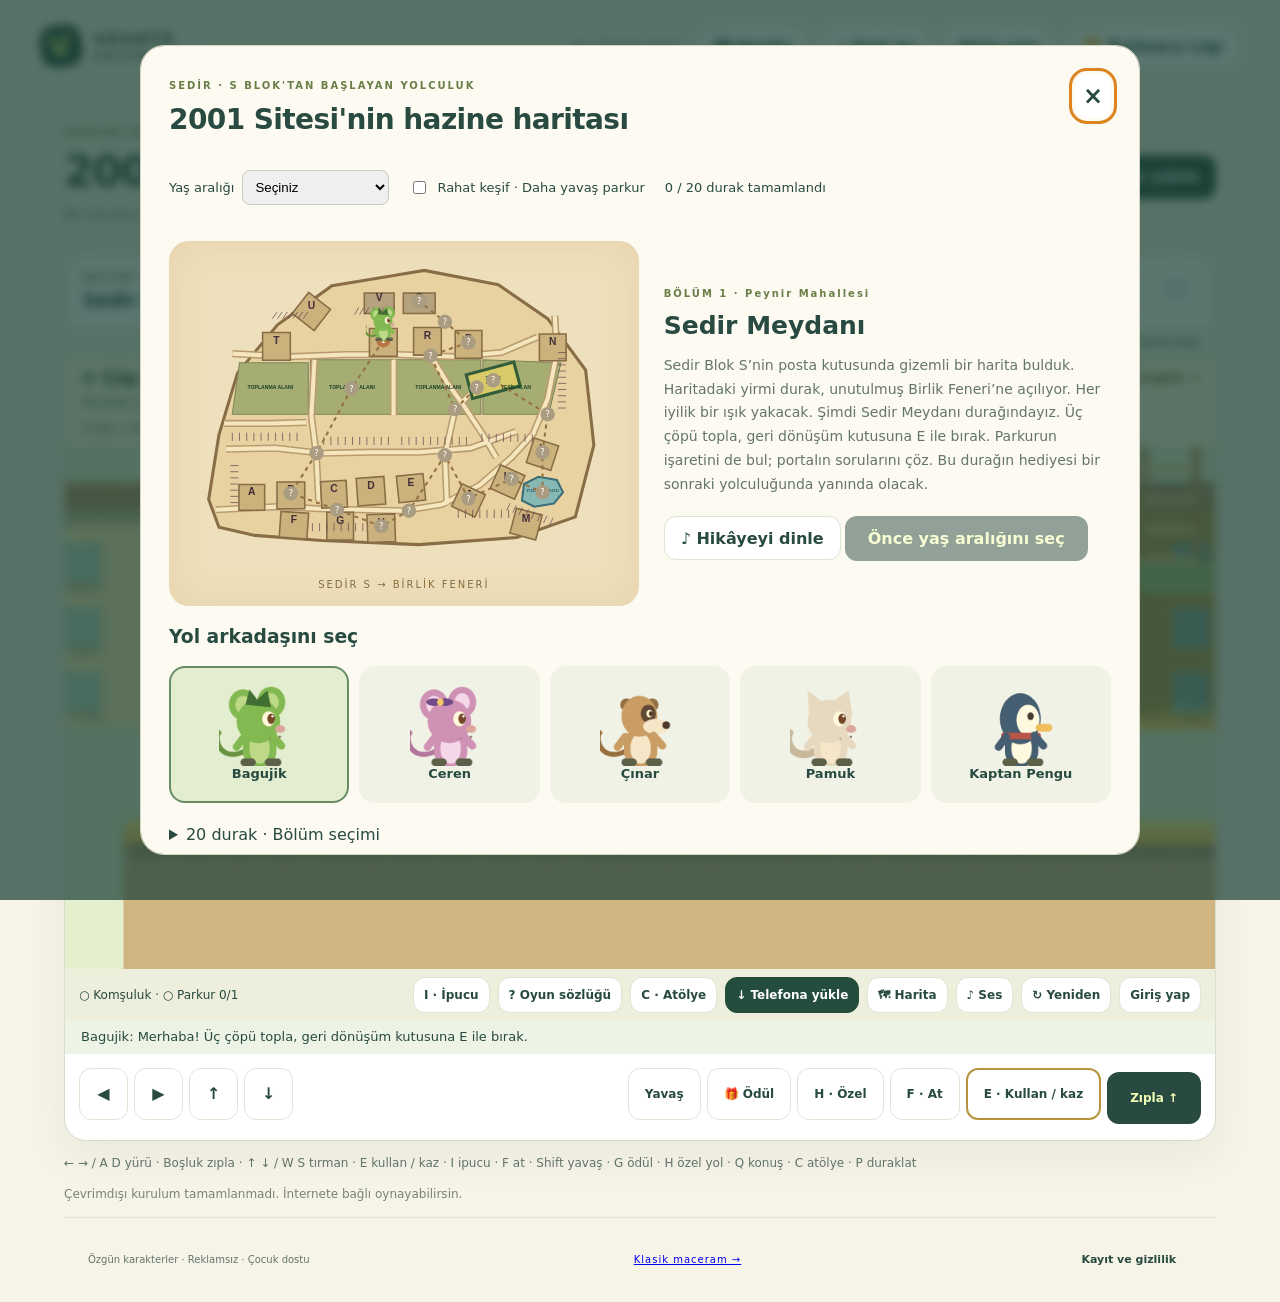
<file: index.html>
<!doctype html>
<html lang="tr"><head><meta charset="utf-8"><meta name="viewport" content="width=device-width,initial-scale=1,viewport-fit=cover"><meta name="theme-color" content="#244d3d"><meta name="apple-mobile-web-app-capable" content="yes"><meta name="apple-mobile-web-app-title" content="Veshte"><meta name="description" content="Veshte Adventures: 2001 Sitesi'nin sırrını çöz. 10 bölüm, 20 durak, özgün 3D karakterler ve iyilik görevleri."><title>Veshte Adventures · 2001'in Sırrı</title><link rel="manifest" href="manifest.webmanifest"><link rel="apple-touch-icon" href="app-icon-192.png"><link rel="stylesheet" href="style.css?v=mobile7"><link rel="stylesheet" href="adventure.css?v=mobile7"></head><body>
<header><a class="brand" href="./"><span class="brand-icon">V</span><span>VESHTE <small>ADVENTURES</small></span></a><div class="top-actions"><span id="saveStatus">Bu cihazda kayıt</span><button id="openMap">🗺 Harita</button><button id="sound">♪ Sesi aç</button><button id="parent">Giriş yap</button></div></header>
<main><section class="adventure-intro"><div><span class="eyebrow">RÜZGAR'IN MACERA GÜNLÜĞÜ · 3D KEŞİF</span><h1>2001 Sitesi'nin sırrı.</h1><p>Bir küçük pati. Yirmi durak. Paylaştıkça büyüyen bir hazine.</p></div><button id="install">↓ Telefona yükle</button></section>
<section id="gameShell" class="game-shell"><div class="game-top"><div><span id="worldBadge" class="eyebrow"></span><h2 id="levelTitle"></h2></div><div class="hud"><span id="hearts"></span><span id="cheeseCount"></span><button id="pause" aria-label="Duraklat veya devam et">Ⅱ</button><button id="restart" aria-label="Bölümü yeniden başlat">↻</button><button id="fullScreen" aria-label="Tam ekran">⛶</button></div></div>
<div class="stage"><canvas id="game" tabindex="0" aria-label="Veshte 3D platform oyunu"></canvas><div id="inventory"></div><div id="powers"></div><div id="bubble" role="status"></div><button id="resume" class="primary">Oyuna devam et →</button><div id="renderError" hidden>Bu cihazda 3D açılamadı. <a href="classic.html">Klasik oyunu aç →</a></div></div>
<div class="mission-bar"><span id="objective"></span><button id="hintButton">I · İpucu</button><button id="help">? Oyun sözlüğü</button><button id="craft">C · Atölye</button></div><p id="notice" aria-live="polite"></p>
<div class="touch-pad"><div class="directions"><button data-control="left" aria-label="Sola yürü">◀</button><button data-control="right" aria-label="Sağa yürü">▶</button><button data-control="up" aria-label="Yukarı tırman">↑</button><button data-control="down" aria-label="Aşağı in">↓</button></div><div class="actions"><button data-control="walk">Yavaş</button><button data-control="gift">🎁 Ödül</button><button data-control="hero">H · Özel</button><button data-control="fire">F · At</button><button data-control="action" id="context">E · Kullan</button><button data-control="jump" class="primary">Zıpla ↑</button></div></div></section>
<p class="control-legend">← → / A D yürü · Boşluk zıpla · ↑ ↓ / W S tırman · E kullan / kaz · I ipucu · F at · Shift yavaş · G ödül · H özel yol · Q konuş · C atölye · P duraklat</p><p id="offlineStatus" class="fine">Telefonu yatay çevirerek daha geniş oynayabilirsin.</p>
<footer><span>Özgün karakterler · Reklamsız · Çocuk dostu</span><a href="classic.html">Klasik maceram →</a><button id="privacy">Kayıt ve gizlilik</button></footer></main>
<dialog id="journeyDialog" class="map-dialog"><button id="closeMap" class="close" aria-label="Haritayı kapat">×</button><span class="eyebrow">SEDİR · S BLOK'TAN BAŞLAYAN YOLCULUK</span><h2>2001 Sitesi'nin hazine haritası</h2><div class="map-settings"><label>Yaş aralığı<select id="ageBand"><option value="">Seçiniz</option><option value="4-6">4–6 · Bir yetişkinle</option><option value="7-9">7–9 · Genç kaşif</option><option value="10-12">10–12 · Usta kaşif</option><option value="13+">13+ · Stratejist</option></select></label><label><input type="checkbox" id="family"> Rahat keşif · Daha yavaş parkur</label><span id="progress"></span></div><div class="map-layout"><div class="parchment"><svg viewBox="0 0 430 310" role="img" aria-label="2001 Sitesi, Sedir S başlangıçlı yirmi durak"><image href="site-map.svg" width="430" height="310"/><polyline points="195,83 164,130 130,193 105,232 150,248 193,264 220,249 255,195 278,237 320,218 350,231 350,192 355,155 302,122 286,129 265,150 241,98 278,85 255,65 230,45" fill="none" stroke="#947142" stroke-dasharray="4 4" stroke-width="2"/><g id="mapPins"></g><g id="walker"><image id="walkerImage" x="-17" y="-39" width="34" height="42"/></g></svg><small>SEDİR S → BİRLİK FENERİ</small></div><div class="story"><span id="chapterName" class="eyebrow"></span><h3 id="stopName"></h3><p id="storyText"></p><button id="readStory">♪ Hikâyeyi dinle</button><button id="enterStop" class="primary">Durağa gir →</button></div></div><h3>Yol arkadaşını seç</h3><div id="heroes"></div><details><summary>20 durak · Bölüm seçimi</summary><div id="stops"></div></details><p class="fine">Yaş aralıkları oyun içi zorluk seçenekleridir, resmî yaş derecelendirmesi değildir. Eşya ve komşuluk görevleri portalı açar; peynirler ek puandır. Kayıt otomatik yapılır.</p><button id="newRun">Yeni sefer başlat</button></dialog>
<dialog id="heroDialog"><form method="dialog"><button class="close" aria-label="Kapat">×</button></form><div id="heroDetail"></div><button id="chooseHero" class="primary">Bu karakteri seç</button></dialog>
<dialog id="quizDialog"><h2 id="quizTitle"></h2><p id="quizText"></p><div id="quizChoices"></div><p id="quizFeedback" role="status"></p><button id="quizHint">İpucu</button><button id="quizRead">♪ Soruyu dinle</button><p class="fine">Süre sınırı ve can kaybı yok. Düşünerek yeniden deneyebilirsin.</p></dialog>
<dialog id="helpDialog"><form method="dialog"><button class="close" aria-label="Kapat">×</button></form><span class="eyebrow">OYUN SÖZLÜĞÜ</span><h2>Küçük kaşifin rehberi</h2><p>Bilgisayarda <b>A D / oklar</b> ile yürü, <b>Boşluk</b> ile zıpla. <b>↑ ↓</b> ile merdiven ve ipte tırman. Telefonda alttaki tuşları basılı tut; aynı anda yürü ve zıpla.</p><dl><dt>I · İpucu</dt><dd>Sıradaki gerekli hedefi sarı işaretle gösterir, yönünü söyler.</dd><dt>E · Al, kullan, bırak</dt><dd>Eşyaya yürüyerek dokun ve çantana al. Çeşmede E ile su doldur. Teslim noktasına taşı, E ile bırak; nokta yeşile döner. İp halkasına E ile ip at; kazmayla kayanın yanında E'yi basılı tut.</dd><dt>F · Yumuşak top</dt><dd>Topları topla ve baktığın yöne at. İsabet ederse engelleyici kısa süre dinlenir; ıskalanan top harcanır.</dd><dt>🧀 Peynir / 🗝 Parkur nesnesi</dt><dd>Peynir ek puandır, hepsini almak zorunda değilsin. Anahtar, kristal veya işaret gibi parkur nesneleri ve komşuluk görevi portala giriş için gerekir.</dd><dt>💧 Su / 🥣 Mama / 🧣 Örtü / 🛍 Poşet / ♻ Çöp</dt><dd>Taşıdığın eşya karakterin yanında ve çantanda görünür. Üç elmasla mama al, sonra kaba götür. Örtüyü yuvaya, poşeti komşuya, üç çöpü geri dönüşüme bırak.</dd><dt>🚶 Havuz / 🚦 Yol</dt><dd>Havuzun mavi alanında Yavaş / Shift basılı yürüyüp levhada E'ye bas. Yolda önce DUR levhasında E ile bak, sonra yeşilde geç.</dd><dt>🫙 Kavanoz / 💻 Bilgisayar</dt><dd>Kavanoz bilmece, bilgisayar hayalî bir siber bulmaca açar. Doğru yanıt ödül paketini açar.</dd><dt>🍋 → 🥚 → 🍫 → 🎁</dt><dd>Her aşamada E: limon, yumurta, çikolata ve çoklu ödül. Çikolata oyunda geçici hız, güç ve koruma verir.</dd><dt>🧊 → 🥠 → 🍓</dt><dd>Buzu kır, kurabiyeyi ye, çilekli yoğurt sürprizini aç. Yiyecek güçleri yalnız oyunun hayal dünyasına aittir.</dd><dt>💀 İskelet / 👾 Uzaylı Poop / 🛸 UFO</dt><dd>İskelet devriye gezer. Poop yaklaşınca takip eder. UFO ışık topları gönderir. Q ile yakında konuşabilir veya yumuşak topla mola verdirebilirsin.</dd><dt>H · Özel yol / C · Atölye / G · Ödül</dt><dd>Başlangıçtaki karakter noktasında H ile özel yolunu aç. Topladığın malzemelerle C'den merdiven veya yuva kiti yap. Önceki duraktan gelen hediyeyi G ile kullan.</dd><dt>♥ Üç can</dt><dd>Üç can bitince bu durağın başına dönersin. Önceden bitirdiğin duraklar kaybolmaz. Parkur sonunda kalp bulursan can kazanırsın.</dd></dl></dialog>
<dialog id="craftDialog"><form method="dialog"><button class="close" aria-label="Kapat">×</button></form><h2>Atölye çantası</h2><div id="craftChoices"></div></dialog>
<dialog id="endDialog"><form method="dialog"><button class="close" aria-label="Kapat">×</button></form><span class="eyebrow">YİRMİ İYİLİK · TEK BÜYÜK HAZİNE</span><h2>Birlik Feneri yandı! 🏆</h2><p id="endText"></p></dialog>
<dialog id="installDialog"><form method="dialog"><button class="close" aria-label="Kapat">×</button></form><h2>Telefonunda Veshte</h2><p><b>Android / Chrome:</b> Tarayıcı menüsünde “Uygulamayı yükle” veya “Ana ekrana ekle” seçeneğini kullan.</p><p><b>iPhone / Safari:</b> Paylaş düğmesine dokun → Ana Ekrana Ekle → Ekle.</p><p>İlk açılışta internet açık olsun ve oyun dosyaları hazırlansın. Sonra ana ekrandaki Veshte simgesinden aç. Yatay ekran ve iki elle dokunmatik kontrol önerilir.</p><p>Oyun çevrimdışı çalışır. Giriş, bulut kaydı ve lig için internet gerekir. Bu tarayıcı uygulamasıdır; mağazadan indirmek gerekmez.</p></dialog>
<dialog id="parentDialog"><form method="dialog"><button class="close" aria-label="Kapat">×</button></form><span class="eyebrow">YETİŞKİNLER İÇİN</span><h2>Ebeveyn alanı</h2><p>Çocuğun e-postası, gerçek adı veya doğum tarihi gerekmez. Hesabı ebeveyn yönetir; oyunda yalnızca takma ad görünür.</p><label>Oyuncunun takma adı<input id="nickname" maxlength="20" placeholder="Gezgin" autocomplete="off"></label><button id="saveNickname">Takma adı kaydet</button><hr><div id="authArea"><p id="authInfo">Bulut kaydı henüz bağlanmadı. Şimdilik ilerleme bu tarayıcıda saklanır.</p><label>Ebeveyn e-posta adresi<input id="email" type="email" autocomplete="email" disabled></label><label class="check"><input id="consent" type="checkbox" disabled> Ebeveynim; takma adın ve oyun ilerlemesinin hesabımda saklanmasını kabul ediyorum.</label><button id="sendCode" disabled>Giriş / üyelik kodu gönder</button><div id="verifyArea" hidden><label>E-postadaki tek kullanımlık kod<input id="otp" inputmode="numeric" autocomplete="one-time-code" maxlength="10"></label><button id="verifyCode">Girişi tamamla</button></div></div><div id="loggedIn" hidden><p>Ebeveyn hesabı açık. Bulut kaydı etkin.</p><button id="sync">İlerlemeyi eşitle</button><button id="logout">Hesaptan çık</button><button id="deleteCloud" class="danger">Buluttaki oyun kaydını sil</button></div><p id="authStatus" role="status"></p><hr><button id="exportSave">Kaydı yedekle</button><label class="file-label">Yedek yükle<input id="importSave" type="file" accept="application/json,.json"></label><button id="resetSave" class="danger">Bu cihazdaki kaydı sıfırla</button><p class="fine">Tarayıcı verilerini silmek yerel kaydı siler. Yedek indirerek saklayabilirsiniz. Oturum yalnızca bu sekme açıkken sürer. Çıkışta misafir kaydına dönülür.</p></dialog>
<dialog id="privacyDialog"><form method="dialog"><button class="close" aria-label="Kapat">×</button></form><h2>Maceranın kaydı</h2><p>Oyun; takma ad, açılan bölümler, en iyi peynir sayıları, yaş aralığı, karakter, kazanılan yetenekler, sefer sırası, soru geçmişi ve ses tercihlerini bu cihazın tarayıcısında saklar. Reklam, sohbet, konum takibi ve herkese açık oyuncu profili yoktur.</p><p>İsteğe bağlı bulut hesabı bağlandığında ebeveyn e-postası Supabase Auth'ta; takma ad ve oyun ilerlemesi yalnızca o ebeveynin erişebildiği kayıtta tutulur. Ebeveyn alanından oyun kaydı silinebilir. Hesabın kendisinin silinmesi için proje sahibi Supabase yönetiminden hesabı kaldırmalıdır.</p><p>Üyelik olmadan da tüm dünyalar oynanarak açılır.</p></dialog>
<script src="config.js?v=mobile7"></script><script src="engine.js?v=mobile7"></script><script src="expedition.js?v=mobile7"></script><script src="community.js?v=mobile7"></script><script src="living.js?v=mobile7"></script><script src="heroes.js?v=mobile7"></script><script src="puzzles.js?v=mobile7"></script><script src="civic-questions.js?v=mobile7"></script><script src="soundscape.js?v=mobile7"></script><script src="adventure-core.js?v=mobile7"></script><script src="adventure-ui.js?v=mobile7"></script><script src="account-core.js?v=mobile7"></script><script src="account.js?v=mobile7"></script></body></html>
</file>
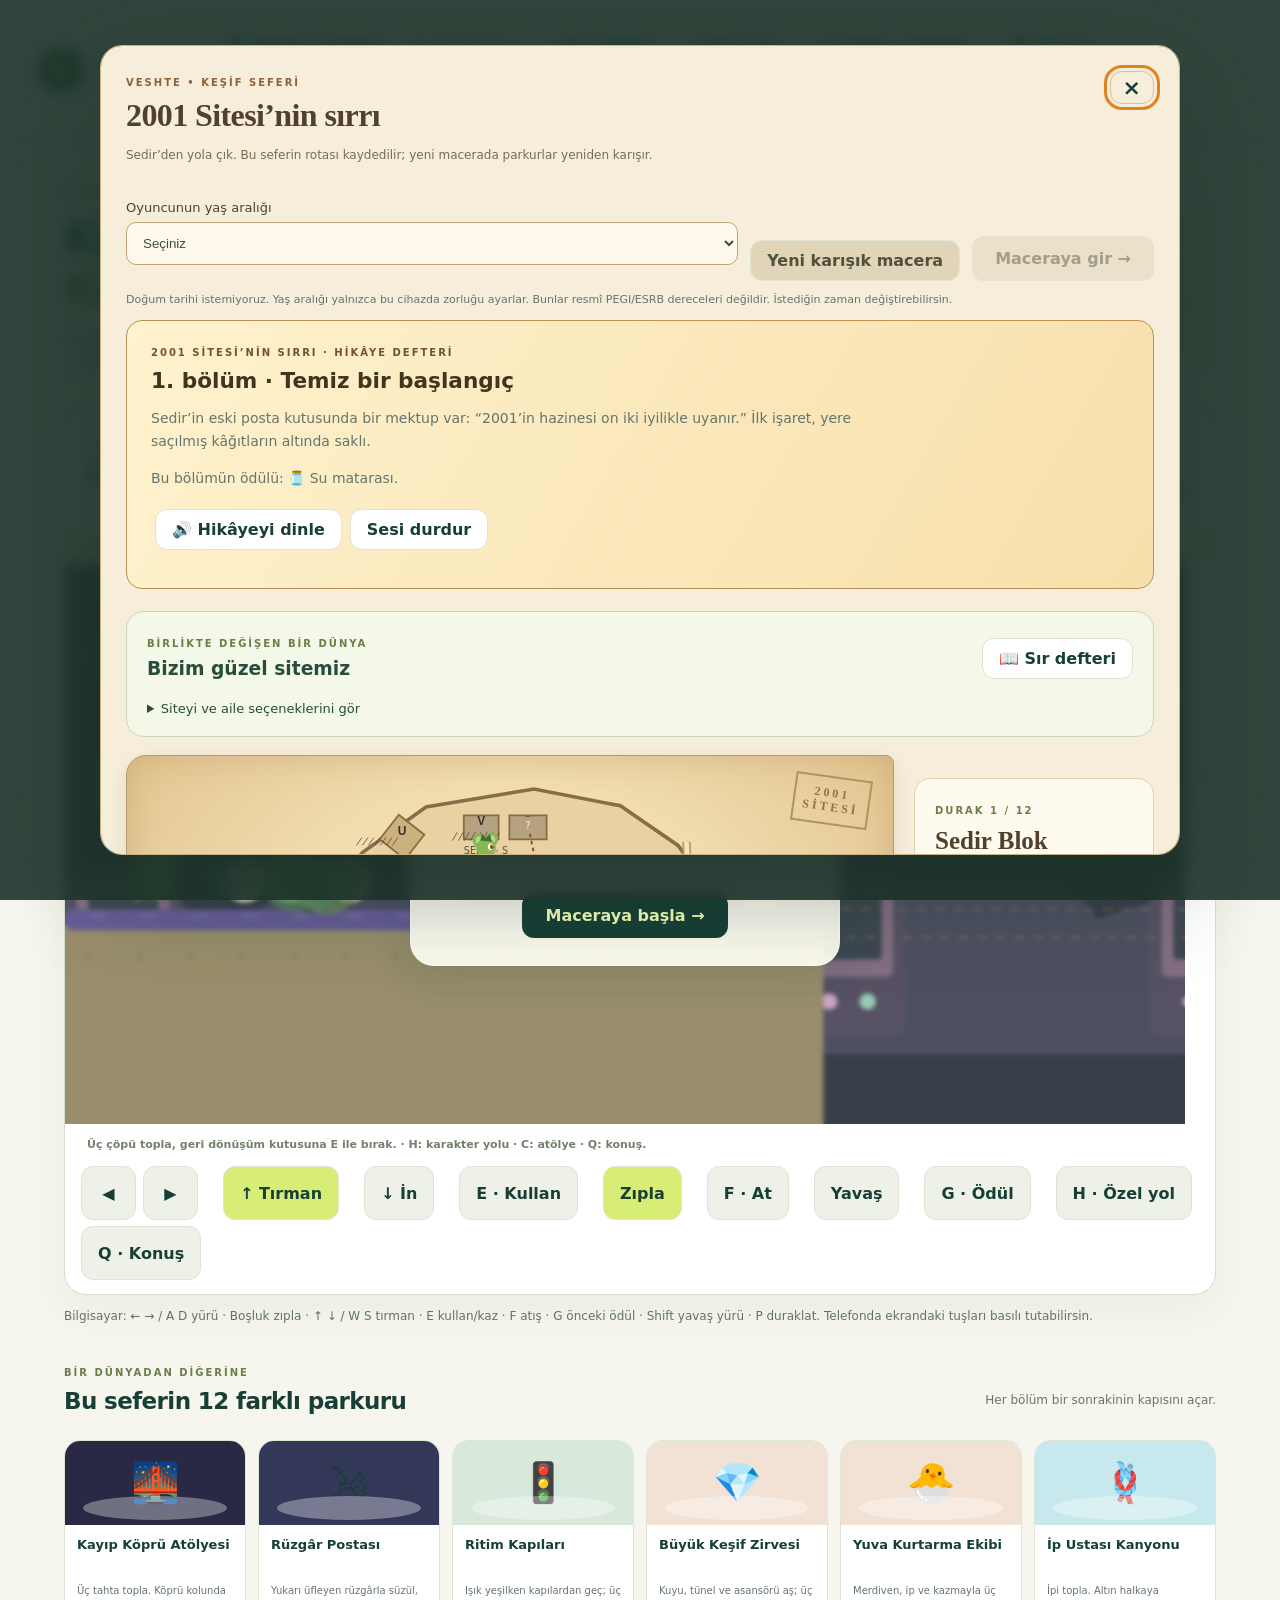
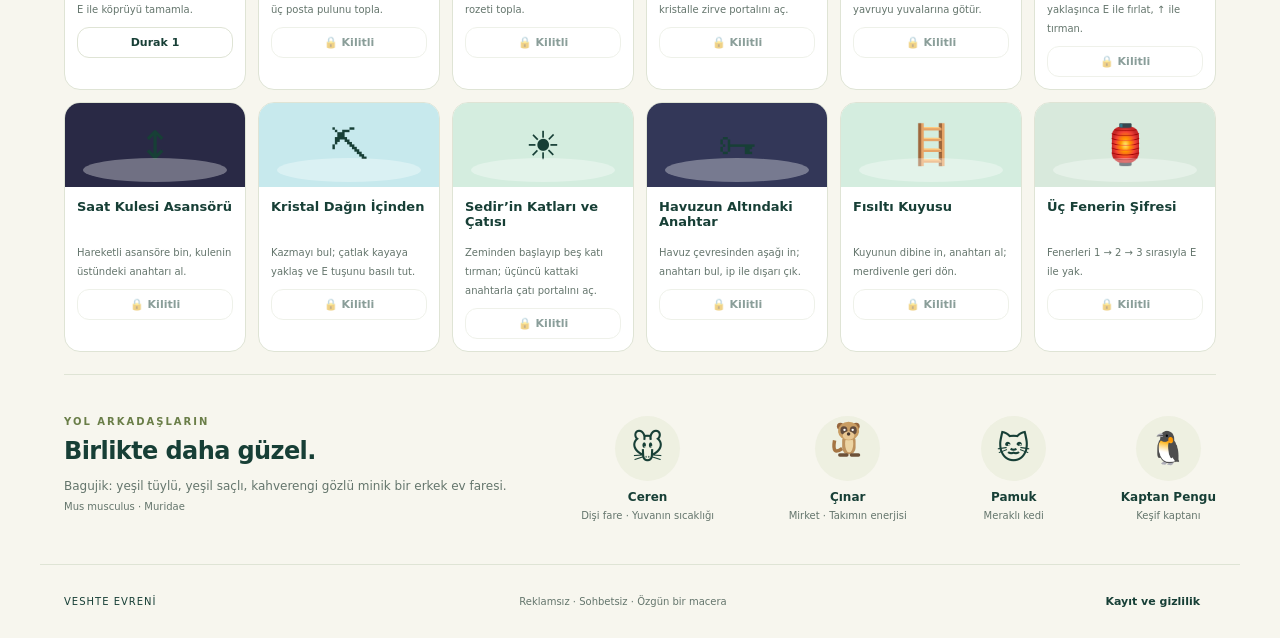
<file: classic.html>
<!doctype html>
<html lang="tr"><head><meta charset="utf-8"><meta name="viewport" content="width=device-width, initial-scale=1, viewport-fit=cover"><meta name="theme-color" content="#123b35"><meta name="description" content="Bagujik ile altı dünyada özgün bir platform macerası."><title>Veshte Adventures</title><link rel="stylesheet" href="style.css?v=mobile7"><link rel="stylesheet" href="journey.css?v=mobile7"><link rel="manifest" href="manifest.webmanifest"><meta name="theme-color" content="#244d3d"></head>
<body><header><a class="brand" href="./"><span class="brand-icon">V</span><span>VESHTE <small>ADVENTURES</small></span></a><div class="top-actions"><span id="saveStatus">Bu cihazda kayıt</span><button id="sound" aria-pressed="false" title="Ses aç veya kapat">♪ Ses kapalı</button><button id="parent">Ebeveyn alanı</button></div></header>
<main><section class="intro"><div><span class="eyebrow">RÜZGAR'IN MACERA GÜNLÜĞÜ</span><h1>Küçük patiler.<br><em>Kocaman bir dünya.</em></h1><p>Bagujik ve arkadaşları seni bekliyor. Peynirleri topla,<br class="desktop"> yeni dünyaları keşfet, yuvaya neşe götür!</p></div><div class="progress-card"><span>KEŞİF DEFTERİN</span><strong id="totalStars">0 / 36 yıldız</strong><div class="progress-track"><i id="progressFill"></i></div><small id="profileLabel">Gezgin · Bu cihazdaki maceran</small></div></section>
<section class="game-shell" aria-label="Platform oyunu"><div class="game-top"><div><span id="worldBadge" class="world-badge">01 · PEYNİR TATİL KASABASI</span><h2 id="levelTitle">İlk patiler</h2></div><div class="hud"><span id="cheeseCount">🧀 0 / 12</span><span id="hearts" aria-label="3 can">♥ ♥ ♥</span><button id="pause" aria-label="Oyunu duraklat">Ⅱ</button><button id="restart" aria-label="Bölümü yeniden başlat">↻</button></div></div>
<div class="stage"><canvas id="game" width="960" height="480" tabindex="0" aria-label="Bagujik platform oyunu. A D ile yürü, boşluk ile zıpla, yukarı aşağı ile tırman, E ile araç kullan.">Bu oyun JavaScript ve Canvas destekli tarayıcı gerektirir.</canvas><div id="overlay" class="overlay"><div class="overlay-card"><span id="overlayTag" class="eyebrow">BAGUJIK İLE YOLA ÇIK</span><h2 id="overlayTitle">Macera seni çağırıyor!</h2><p id="overlayText">Ceren: Tatil kasabasının pikniği için peynir toplayalım. Işıklı kapıya ulaş!</p><button id="play" class="primary">Maceraya başla <span>→</span></button><button id="next" class="primary" hidden>Sonraki bölüm →</button></div></div></div>
<div class="game-bottom"><span id="hint">← → / A D: yürü · Boşluk / ↑: zıpla · P: duraklat</span><span>✦ Her adım bir keşif</span></div><div class="touch-controls" aria-label="Dokunmatik kontroller"><div><button data-control="left" aria-label="Sola yürü">◀</button><button data-control="right" aria-label="Sağa yürü">▶</button></div><button data-control="up" aria-label="Yukarı tırman" class="jump">↑ Tırman</button><button data-control="down" aria-label="Aşağı in">↓ İn</button><button data-control="action">E · Kullan</button><button data-control="jump" class="jump">Zıpla</button><button data-control="fire">F · At</button><button data-control="walk">Yavaş</button><button data-control="gift">G · Ödül</button><button data-control="hero">H · Özel yol</button><button data-control="talk">Q · Konuş</button></div></section>
<p class="control-legend">Bilgisayar: ← → / A D yürü · Boşluk zıpla · ↑ ↓ / W S tırman · E kullan/kaz · F atış · G önceki ödül · Shift yavaş yürü · P duraklat. Telefonda ekrandaki tuşları basılı tutabilirsin.</p><section class="world-section"><div class="section-title"><div><span class="eyebrow">BİR DÜNYADAN DİĞERİNE</span><h2>Keşif haritan</h2></div><p>Her bölüm bir sonrakinin kapısını açar.</p></div><div id="worlds" class="world-grid"></div></section>
<section class="friends"><div><span class="eyebrow">YOL ARKADAŞLARIN</span><h2>Birlikte daha güzel.</h2><p>Bagujik: yeşil tüylü, yeşil saçlı, kahverengi gözlü minik bir erkek ev faresi.<br><small>Mus musculus · Muridae</small></p></div><div class="friend"><span>🐭</span><b>Ceren</b><small>Dişi fare · Yuvanın sıcaklığı</small></div><div class="friend"><span><img src="cinar.svg" alt="Mirket" width="38" height="42"></span><b>Çınar</b><small>Mirket · Takımın enerjisi</small></div><div class="friend"><span>🐱</span><b>Pamuk</b><small>Meraklı kedi</small></div><div class="friend"><span>🐧</span><b>Kaptan Pengu</b><small>Keşif kaptanı</small></div></section></main>
<footer>VESHTE EVRENİ <span>Reklamsız · Sohbetsiz · Özgün bir macera</span><button id="privacy">Kayıt ve gizlilik</button></footer>
<dialog id="parentDialog"><form method="dialog"><button class="close" aria-label="Kapat">×</button></form><span class="eyebrow">YETİŞKİNLER İÇİN</span><h2>Ebeveyn alanı</h2><p>Çocuğun e-postası, gerçek adı veya doğum tarihi gerekmez. Hesabı ebeveyn yönetir; oyunda yalnızca takma ad görünür.</p><label>Oyuncunun takma adı<input id="nickname" maxlength="20" placeholder="Gezgin" autocomplete="off"></label><button id="saveNickname">Takma adı kaydet</button><hr><div id="authArea"><p id="authInfo">Bulut kaydı henüz bağlanmadı. Şimdilik ilerleme bu tarayıcıda saklanır.</p><label>Ebeveyn e-posta adresi<input id="email" type="email" autocomplete="email" disabled></label><label class="check"><input id="consent" type="checkbox" disabled> Ebeveynim; takma adın ve oyun ilerlemesinin hesabımda saklanmasını kabul ediyorum.</label><button id="sendCode" disabled>Giriş / üyelik kodu gönder</button><div id="verifyArea" hidden><label>E-postadaki tek kullanımlık kod<input id="otp" inputmode="numeric" autocomplete="one-time-code" maxlength="10"></label><button id="verifyCode">Girişi tamamla</button></div></div><div id="loggedIn" hidden><p>Ebeveyn hesabı açık. Bulut kaydı etkin.</p><button id="sync">İlerlemeyi eşitle</button><button id="logout">Hesaptan çık</button><button id="deleteCloud" class="danger">Buluttaki oyun kaydını sil</button></div><p id="authStatus" role="status"></p><hr><button id="exportSave">Kaydı yedekle</button><label class="file-label">Yedek yükle<input id="importSave" type="file" accept="application/json,.json"></label><button id="resetSave" class="danger">Bu cihazdaki kaydı sıfırla</button><p class="fine">Tarayıcı verilerini silmek yerel kaydı siler. Yedek indirerek saklayabilirsiniz. Oturum yalnızca bu sekme açıkken sürer. Çıkışta misafir kaydına dönülür.</p></dialog>
<dialog id="privacyDialog"><form method="dialog"><button class="close" aria-label="Kapat">×</button></form><h2>Maceranın kaydı</h2><p>Oyun; takma ad, açılan bölümler, en iyi peynir sayıları, yaş aralığı, karakter, kazanılan yetenekler, sefer sırası, soru geçmişi ve ses tercihlerini bu cihazın tarayıcısında saklar. Reklam, sohbet, konum takibi ve herkese açık oyuncu profili yoktur.</p><p>İsteğe bağlı bulut hesabı bağlandığında ebeveyn e-postası Supabase Auth'ta; takma ad ve oyun ilerlemesi yalnızca o ebeveynin erişebildiği kayıtta tutulur. Ebeveyn alanından oyun kaydı silinebilir. Hesabın kendisinin silinmesi için proje sahibi Supabase yönetiminden hesabı kaldırmalıdır.</p><p>Üyelik olmadan da tüm dünyalar oynanarak açılır.</p></dialog>
<script src="config.js?v=mobile7"></script><script src="engine.js?v=mobile7"></script><script src="expedition.js?v=mobile7"></script><script src="community.js?v=mobile7"></script><script src="living.js?v=mobile7"></script><script src="heroes.js?v=mobile7"></script><script src="puzzles.js?v=mobile7"></script><script src="civic-questions.js?v=mobile7"></script><script src="soundscape.js?v=mobile7"></script><script src="mechanisms.js?v=mobile7"></script><script src="community-art.js?v=mobile7"></script><script src="adventure-core.js?v=mobile7"></script><script src="game.js?v=mobile7"></script><script src="journey.js?v=mobile7"></script><script src="expedition-ui.js?v=mobile7"></script><script src="community-ui.js?v=mobile7"></script><script src="living-ui.js?v=mobile7"></script><script src="account-core.js?v=mobile7"></script><script src="account.js?v=mobile7"></script></body></html>
</file>
<file: style.css>
:root{--ink:#173f36;--muted:#64756c;--paper:#f7f6ee;--green:#d8ed76;--line:#dfe4d5}*{box-sizing:border-box}body{margin:0;background:var(--paper);color:var(--ink);font-family:Segoe UI,system-ui,sans-serif}button,input{font:inherit}button{cursor:pointer;border:1px solid var(--line);border-radius:12px;padding:10px 16px;color:var(--ink);background:#fff;font-weight:650}button:hover:not(:disabled){background:#eef3df}button:focus-visible,a:focus-visible,input:focus-visible,canvas:focus-visible{outline:3px solid #dd841f;outline-offset:3px}button:disabled{opacity:.5;cursor:not-allowed}button[hidden],[hidden]{display:none!important}header{max-width:1280px;margin:auto;display:flex;align-items:center;justify-content:space-between;padding:24px 40px;border-bottom:1px solid var(--line)}.brand{text-decoration:none;display:flex;align-items:center;gap:12px;font-weight:900;letter-spacing:2px;color:var(--ink)}.brand small{display:block;font-size:10px;letter-spacing:4px;margin-top:2px}.brand-icon{display:grid;place-items:center;width:42px;height:42px;background:var(--ink);color:var(--green);border-radius:15px;font-size:29px;transform:rotate(-7deg)}.top-actions{display:flex;align-items:center;gap:10px}.top-actions>span{font-size:12px;color:var(--muted);margin-right:8px}main{max-width:1200px;margin:auto;padding:0 24px}.intro{display:flex;justify-content:space-between;align-items:center;padding:40px 0 30px;gap:25px}.eyebrow{font-size:10px;font-weight:800;letter-spacing:2px;color:#6a7e48}h1{font-size:clamp(28px,3.5vw,44px);line-height:1.15;letter-spacing:-1.6px;margin:14px 0}h1 em{font-style:normal;color:#668b42}p{line-height:1.65;color:var(--muted);font-size:14px}h2{margin:8px 0;font-size:23px;letter-spacing:-.6px}.progress-card{background:#eeefdf;border:1px solid #e0e2cb;border-radius:18px;padding:23px;width:255px}.progress-card>span{font-size:10px;letter-spacing:1.6px}.progress-card strong{display:block;font-size:24px;margin:10px 0}.progress-card small{font-size:11px;color:var(--muted)}.progress-track{height:6px;background:#d9ddc9;border-radius:20px;margin-bottom:14px;overflow:hidden}.progress-track i{display:block;height:100%;background:#6c963e}.game-shell{background:#fff;border-radius:22px;overflow:hidden;border:1px solid #d6dfcb;box-shadow:0 14px 40px #254b3010}.game-top{padding:16px 22px;display:flex;justify-content:space-between;align-items:center;gap:10px}.world-badge{font-size:10px;font-weight:800;letter-spacing:1.4px;color:#71804e}.game-top h2{font-size:18px;margin-bottom:0}.hud{display:flex;align-items:center;gap:15px;font-weight:750}.hud>span{background:#f5f4e8;padding:8px 12px;border-radius:9px;font-size:14px}#hearts{color:#d96857}.hud button{padding:7px 12px}.stage{position:relative;background:#cde9c8;aspect-ratio:2/1;max-height:560px}canvas{width:100%;height:100%;display:block;touch-action:none}.overlay{position:absolute;inset:0;display:grid;place-items:center;background:#18453229;backdrop-filter:blur(2px);padding:12px}.overlay-card{max-width:430px;text-align:center;background:#fffef3f5;border:1px solid #fff9;padding:27px 32px;border-radius:24px;box-shadow:0 12px 40px #193e3420}.overlay h2{font-size:29px}.primary{background:var(--ink);color:#f4ffb7;border:0;padding:13px 23px;margin-top:8px}.primary:hover:not(:disabled){background:#2d5b43}.primary span{padding-left:28px}.game-bottom{display:flex;justify-content:space-between;padding:13px 22px;color:#73816e;font-size:11px}.touch-controls{display:flex;justify-content:space-between;padding:0 16px 14px;touch-action:none;user-select:none}.touch-controls button{min-width:65px;min-height:46px;background:#eef1e7;margin-right:7px;touch-action:none}.touch-controls .jump{background:var(--green);min-width:120px}.section-title{display:flex;justify-content:space-between;align-items:end;margin:35px 0 18px}.section-title p{font-size:12px}.world-grid{display:grid;grid-template-columns:repeat(6,1fr);gap:12px}.world-card{border:1px solid var(--line);background:#fff;border-radius:16px;overflow:hidden}.world-art{height:84px;display:flex;align-items:center;justify-content:center;font-size:39px;position:relative;background:var(--tint)}.world-art:after{content:'';position:absolute;width:80%;height:24px;border-radius:50%;background:#fff5;bottom:5px}.world-info{padding:12px}.world-info h3{font-size:13px;min-height:34px;margin:0 0 8px}.world-info small{font-size:10px;color:var(--muted)}.level-buttons{display:flex;gap:6px;margin-top:10px}.level-buttons button{padding:8px 4px;flex:1;font-size:11px}.level-buttons .active{background:var(--ink);color:white}.friends{display:flex;align-items:center;justify-content:space-between;gap:20px;padding:35px 0;margin-top:22px;border-top:1px solid var(--line)}.friends h2{font-size:24px}.friends p{font-size:12px}.friend{text-align:center}.friend span{display:block;font-size:32px;background:#eef0e1;border-radius:50%;width:65px;height:65px;line-height:65px;margin:auto auto 9px}.friend b{display:block;font-size:12px}.friend small{font-size:10px;color:var(--muted)}footer{max-width:1200px;margin:auto;display:flex;justify-content:space-between;align-items:center;padding:20px 24px;border-top:1px solid var(--line);font-size:10px;letter-spacing:1px}footer span{color:var(--muted);letter-spacing:0}footer button{border:0;background:transparent;font-size:11px}dialog{border:1px solid var(--line);border-radius:22px;padding:30px;max-width:520px;width:calc(100% - 28px);color:var(--ink);max-height:90dvh}dialog::backdrop{background:#103c3677}dialog label{display:block;font-size:13px;margin:16px 0}dialog input:not([type=checkbox]){display:block;width:100%;padding:11px;border:1px solid #cbd4c3;border-radius:9px;margin-top:7px}.close{float:right;border:0;padding:0 8px;font-size:24px}hr{border:0;border-top:1px solid var(--line);margin:23px 0}.danger{color:#a54737;margin-top:10px}.fine{font-size:11px}.check{line-height:1.5}.file-label input{font-size:12px}#authStatus{font-size:13px;font-weight:600}@media(max-width:760px){header{padding:16px}.top-actions{gap:6px}.top-actions>span{display:none}.top-actions button{font-size:11px;padding:8px}.brand{font-size:12px;gap:7px}.brand small{font-size:7px}.brand-icon{width:32px;height:32px;font-size:22px}main{padding:0 12px}.intro{padding:25px 6px 20px}.intro p{font-size:12px}.progress-card{display:none}h1{font-size:32px}.world-grid{grid-template-columns:repeat(3,1fr)}.game-top{padding:12px;align-items:flex-start}.world-badge{font-size:8px;letter-spacing:.7px}.game-top h2{font-size:14px}.hud{gap:4px}.hud>span{font-size:11px;padding:6px}.hud button{padding:4px 8px}.stage{aspect-ratio:1.45/1}.overlay-card{padding:16px;max-width:320px}.overlay h2{font-size:22px}.overlay p{font-size:12px;margin:8px 0}.overlay .eyebrow{font-size:8px}.primary{padding:10px 15px;font-size:13px}.game-bottom{padding:10px 12px;font-size:9px}.game-bottom>span:last-child{display:none}.section-title{margin-top:28px}.section-title p{display:none}.friends{flex-wrap:wrap;gap:14px}.friends>div:first-child{width:100%}.friend{flex:1}.friend small{font-size:8px}.friend span{width:48px;height:48px;line-height:48px;font-size:26px}footer{padding:14px;font-size:8px}footer span{display:none}}@media(max-height:520px) and (orientation:landscape){.intro,.world-section,.friends,footer,header{display:none}.stage{height:calc(100dvh - 150px);aspect-ratio:auto}.game-shell{border-radius:0}.game-bottom{display:none}.touch-controls{padding-top:8px}}
</file>
<file: adventure.css>
:root{--ink:#284a40;--paper:#f6f3e7;--accent:#c99c59}body{background:var(--paper)}button,a,select{touch-action:manipulation}button{min-height:44px}header{gap:12px}.top-actions{flex-wrap:wrap}.adventure-intro{display:flex;justify-content:space-between;align-items:center;padding:28px 0 20px;gap:12px}.adventure-intro h1{font-size:clamp(25px,4vw,43px);margin:7px 0}.adventure-intro p{margin:6px 0;color:#708077}.game-shell{overflow:hidden;position:relative}.game-top{padding:12px 18px}.game-top h2{font-size:19px;margin:4px 0}.hud{display:flex;gap:13px;align-items:center}.hud #hearts{color:#b65e57;letter-spacing:3px}.stage{height:min(58vh,550px);min-height:280px;background:#e5efce;position:relative}.stage canvas{width:100%;height:100%;display:block;outline:none;touch-action:none}.stage #inventory{position:absolute;top:12px;right:14px;padding:8px 12px;background:#fffcf0ed;border-radius:12px;font-size:14px;color:#405448;max-width:65%;text-align:right}.stage #powers{position:absolute;top:52px;right:15px;color:#5a672d;font-size:13px;background:#f8f5e9c7;border-radius:10px}.stage #bubble{position:absolute;left:18px;top:18px;max-width:min(370px,55%);background:#fffaf0ee;padding:12px 16px;border-radius:18px 18px 18px 2px;color:#3b5248;font-size:14px;box-shadow:0 4px 20px #3a523011;pointer-events:none}.stage #resume{position:absolute;left:50%;top:54%;transform:translate(-50%,-50%);box-shadow:0 6px 30px #284a4055;white-space:nowrap}.stage #renderError{position:absolute;inset:30%;background:white;padding:20px}.mission-bar{display:flex;align-items:center;gap:8px;padding:8px 14px;background:#edeedc;flex-wrap:wrap}.mission-bar>span{margin-right:auto;font-size:13px}.mission-bar button{font-size:12px;min-height:36px;padding:7px 10px}#notice{font-size:13px;min-height:32px;margin:6px 16px;color:#526657}.touch-pad{display:flex;justify-content:space-between;gap:10px;padding:10px 14px 16px;user-select:none;-webkit-user-select:none}.directions,.actions{display:flex;gap:6px;flex-wrap:wrap;align-items:center}.touch-pad button{min-width:49px;min-height:52px;touch-action:none}.actions button{font-size:12px}.touch-pad #context{max-width:180px}.control-legend{font-size:12px;line-height:1.7}dialog{max-height:90dvh;overflow-y:auto;border-radius:24px;border:1px solid #d6d3bf;padding:28px;background:#fcfaf1;color:#284a40;max-width:min(610px,92vw)}dialog::backdrop{background:#183d35b5;backdrop-filter:blur(5px)}dialog[open]{animation:appear .18s ease}dialog .close{float:right}.map-dialog{width:min(1000px,94vw);max-width:1000px}.map-dialog h2{font-size:28px;margin:10px 0 18px}.map-settings{display:flex;gap:20px;align-items:center;flex-wrap:wrap;font-size:13px}.map-settings label{display:flex;gap:8px;align-items:center}.map-settings select{padding:8px;border-radius:8px;border:1px solid #c7cebc}.map-settings input{width:auto}.map-layout{display:grid;grid-template-columns:1.05fr 1fr;gap:25px;align-items:center;margin:20px 0}.parchment{background:#eee0bc;border-radius:20px;padding:14px;box-shadow:inset 0 0 40px #b9944e25;text-align:center}.parchment svg{width:100%;display:block}.parchment small{font-size:10px;letter-spacing:2px;color:#886c3c}.story h3{font-size:25px;margin:10px 0}.story p{font-size:14px;line-height:1.7}.story button{margin:5px 4px 5px 0}#heroes{display:grid;grid-template-columns:repeat(5,1fr);gap:10px;margin:12px 0 22px}#heroes button{display:flex;flex-direction:column;align-items:center;background:#f1f2e6;border:2px solid transparent;border-radius:16px}#heroes button[aria-pressed=true],#stops button[aria-pressed=true]{border-color:#688d65;background:#e3edcf}#heroes canvas{width:80px;height:88px}#heroes b{font-size:13px;margin-bottom:10px}#stops{display:grid;grid-template-columns:repeat(4,1fr);gap:7px;margin-top:14px}#stops button{font-size:12px;text-align:left;border:1px solid #dadccd}.fine{font-size:12px;line-height:1.65;color:#788477}#heroDetail canvas{float:right}meter{display:block;width:100%;height:10px}#quizChoices,#craftChoices{display:grid;gap:10px;margin:20px 0}#quizChoices button{text-align:left;padding:14px;background:#edf1df}#quizText{font-size:21px;line-height:1.6}#quizFeedback{color:#90652f}dt{font-weight:700;margin:20px 0 7px}dd{margin:0;color:#637268;font-size:14px;line-height:1.7}footer{gap:15px;flex-wrap:wrap}#gameShell:fullscreen{background:var(--paper);display:flex;flex-direction:column;padding:env(safe-area-inset-top) env(safe-area-inset-right) env(safe-area-inset-bottom) env(safe-area-inset-left)}#gameShell:fullscreen .stage{height:auto;min-height:0;flex:1}#gameShell:fullscreen .touch-pad{padding-bottom:8px}#gameShell:fullscreen #notice{display:none}[hidden]{display:none!important}@keyframes appear{from{opacity:0;transform:translateY(6px)}to{opacity:1;transform:translateY(0)}}
@media(max-width:700px){header{padding:12px}.top-actions{gap:5px}.top-actions button{font-size:11px;padding:7px}.top-actions #saveStatus{display:none}main{padding:0 10px}.brand{font-size:14px}.brand-icon{width:30px;height:30px}.adventure-intro{padding:15px 0}.adventure-intro p{font-size:12px}.adventure-intro .eyebrow{font-size:9px}.adventure-intro button{font-size:12px;min-width:85px}.game-top{padding:8px}.game-top .eyebrow{font-size:9px}.game-top h2{font-size:14px}.hud{gap:7px;font-size:13px}.hud button{padding:6px;min-width:30px;min-height:36px}.stage{height:46vh;min-height:260px}.stage #bubble{font-size:11px;max-width:55%;padding:9px;left:8px;top:8px}.stage #inventory{font-size:11px;padding:7px;right:7px;max-width:43%}.mission-bar{gap:5px;padding:6px}.mission-bar>span{font-size:11px}.mission-bar button{font-size:11px;min-height:34px}.touch-pad{padding:7px;gap:8px}.touch-pad button{min-width:40px;min-height:48px;padding:8px;font-size:11px}.directions{max-width:96px;gap:5px;flex-shrink:0}.actions{justify-content:flex-end;gap:5px}.touch-pad #context{max-width:120px}.map-dialog{padding:18px}.map-dialog h2{font-size:23px}.map-layout{grid-template-columns:1fr;gap:12px}.parchment{max-width:390px;margin:auto}.story h3{font-size:21px}.story p{font-size:13px}#heroes{gap:5px}#heroes canvas{width:52px;height:60px}#heroes button{padding:2px}#heroes b{font-size:10px}#stops{grid-template-columns:repeat(2,1fr)}.map-settings{gap:10px}.control-legend{font-size:10px}}
@media(orientation:landscape) and (max-height:550px){header,.adventure-intro,.control-legend,#offlineStatus,footer{display:none}main{padding:0 6px}.stage{height:calc(100dvh - 165px);min-height:150px}.game-top{padding:4px 8px}.game-top h2{margin:0}.game-top .eyebrow{display:none}.game-top button{min-height:30px}.mission-bar{padding:3px 8px}.mission-bar button{min-height:28px}.touch-pad{padding:4px 8px}.touch-pad button{min-height:44px}.directions{max-width:none}.actions{flex-wrap:nowrap}#notice{display:none}.stage #bubble{max-width:45%;font-size:11px;padding:7px}.stage #resume{top:65%}}
@media(prefers-reduced-motion:reduce){*{animation:none!important;scroll-behavior:auto!important}}

.stage{width:100%;aspect-ratio:auto}

/* Mobile clarity: one fixed task card, symbols in the scene, no overlapping labels. */
.task-guide{padding:10px 16px;background:#fff9df;border-top:1px solid #ece0b8;border-bottom:1px solid #ece0b8;color:#294b3d}.task-guide>div{display:flex;align-items:center;justify-content:space-between;gap:12px}.task-guide strong{font-size:17px}.task-guide p{font-size:14px;line-height:1.4;margin:5px 0}.task-guide small{font-size:12px;color:#6a603b}.task-guide #taskDirection{font-size:13px;font-weight:700;white-space:nowrap;color:#7a6026}#inventory{padding:6px 16px;text-align:right;font-size:13px;min-height:28px;background:#f1f4e7;color:#315344;line-height:1.4}#bubble{margin:0;padding:7px 16px;background:#edf3e5;font-size:13px;line-height:1.4}#notice{display:none}#targetArrow{position:absolute;transform:translate(-50%,-50%);font-size:25px;font-weight:bold;color:#fff;background:#98600f;border:2px solid #fff4ba;box-shadow:0 2px 5px #0003;border-radius:50%;width:34px;height:34px;display:grid;place-items:center;pointer-events:none;z-index:3}.stage #powers{top:8px;right:10px}#install,#mobileInstall{background:#244d3d;color:#fff;border:1px solid #244d3d;font-weight:700}#mobileInstall{white-space:nowrap}.mission-bar>span{font-size:12px}#context{font-weight:700;border:2px solid #b89442}
@media(max-width:700px){.task-guide{padding:9px 10px}.task-guide strong{font-size:15px}.task-guide p{font-size:13px}.task-guide small{font-size:11px}.task-guide #taskDirection{font-size:12px}.task-guide>div{gap:5px}#inventory{font-size:12px;padding:5px 10px}#bubble{display:none}.stage{height:40vh;min-height:265px}.mission-bar>span{width:100%;font-size:12px}.mission-bar button{font-size:12px}.touch-pad button{font-size:12px}.adventure-intro #install{min-width:120px}}
@media(orientation:landscape) and (max-height:550px){html,body{margin:0}main{padding:0 4px}#gameShell{height:100dvh;display:flex;flex-direction:column;border:0;border-radius:0}.game-top{flex-shrink:0;min-height:36px}.stage{height:auto!important;flex:1;min-height:120px!important;max-height:none}.task-guide{padding:5px 10px;flex-shrink:0}.task-guide strong{font-size:14px}.task-guide p{font-size:12px;margin:3px 0}.task-guide small{font-size:11px}.task-guide #taskDirection{font-size:12px}#inventory{font-size:11px;min-height:22px;padding:3px 10px}#bubble{display:none}.mission-bar{flex-shrink:0;flex-wrap:nowrap;gap:5px}.mission-bar>span{width:auto;font-size:10px}.mission-bar button{font-size:11px;padding:4px 7px;min-height:30px}.touch-pad{flex-shrink:0;padding:4px 6px}.touch-pad button{min-height:44px;min-width:40px;padding:6px;font-size:11px}.directions{flex-wrap:nowrap;max-width:none}.actions{gap:4px}.actions #context{max-width:130px}.control-legend{display:none}}

/* Edge-to-edge play with translucent thumb controls. */
#overlayMenu{display:none}.immersive-page{overflow:hidden}.immersive-page header,.immersive-page .adventure-intro,.immersive-page footer,.immersive-page .control-legend,.immersive-page #offlineStatus{display:none}
#gameShell.immersive{position:fixed;inset:0;width:100%;height:100dvh;margin:0;padding:0;border:0;border-radius:0;display:block;background:#dceacb;isolation:isolate}
#gameShell.immersive .stage{position:absolute;inset:0;width:100%;height:100%!important;min-height:0!important;max-height:none}
.immersive .game-top{position:absolute;z-index:5;top:max(8px,env(safe-area-inset-top));right:max(10px,env(safe-area-inset-right));padding:0;background:none;border:0;display:block}.immersive .game-top>div:first-child{display:none}.immersive .hud{gap:6px;padding:5px 8px;border-radius:18px;background:#fff9e7c9;box-shadow:0 2px 12px #183b3020}.immersive .hud button{min-width:40px;min-height:40px;padding:5px;background:#ffffff70;font-size:14px}.immersive #overlayMenu{display:block}.immersive #restart{display:none}
.immersive #inventory{position:absolute;z-index:4;top:64px;right:max(10px,env(safe-area-inset-right));max-width:45%;background:#fff9e7b8;padding:5px 9px;border-radius:12px;font-size:12px;min-height:0}
.immersive .task-guide{position:absolute;z-index:4;top:max(8px,env(safe-area-inset-top));left:max(10px,env(safe-area-inset-left));width:min(320px,42%);padding:8px 10px;background:#fff9e7cf;border:1px solid #fff8;border-radius:14px;box-shadow:0 2px 12px #183b3020;pointer-events:none}.immersive .task-guide>div{align-items:flex-start;flex-wrap:wrap;gap:3px 8px}.immersive .task-guide strong{font-size:14px}.immersive .task-guide small{display:block;font-size:12px;margin-top:4px}.immersive .task-guide p{display:none}.immersive .task-guide #taskDirection{font-size:12px}.immersive.menu-open .task-guide p{display:block}
.immersive .mission-bar{display:none;position:absolute;z-index:7;top:112px;right:10px;max-width:280px;border-radius:16px;padding:10px;background:#fff9e7ed;box-shadow:0 5px 25px #183b3040;gap:6px}.immersive.menu-open .mission-bar{display:flex;flex-wrap:wrap}.immersive .mission-bar>span{width:100%;font-size:12px}.immersive .mission-bar button{min-height:44px;font-size:12px}.immersive #bubble{display:none}
.immersive .touch-pad{position:absolute;z-index:5;inset:0;padding:0;pointer-events:none}.immersive .touch-pad button{pointer-events:auto;min-height:50px;min-width:50px;padding:8px;border:1px solid #fff9;border-radius:50%;color:#193d32;background:#fff9e780;box-shadow:0 2px 10px #17362c26;backdrop-filter:blur(3px);font-size:14px;font-weight:700;text-shadow:0 1px 1px #fff8}.immersive .touch-pad button:active{background:#fff9e7db;transform:scale(.94)}
.immersive .directions{position:absolute;left:max(14px,env(safe-area-inset-left));bottom:max(16px,env(safe-area-inset-bottom));display:grid;grid-template-columns:repeat(3,50px);grid-template-rows:repeat(2,50px);gap:6px;max-width:none}.immersive [data-control=left]{grid-column:1;grid-row:2}.immersive [data-control=right]{grid-column:3;grid-row:2}.immersive [data-control=up]{grid-column:2;grid-row:1}.immersive [data-control=down]{grid-column:2;grid-row:2}
.immersive .actions{position:absolute;right:max(14px,env(safe-area-inset-right));bottom:max(16px,env(safe-area-inset-bottom));display:grid;grid-template-columns:58px 78px;gap:8px;align-items:end}.immersive .actions [data-control=jump]{width:78px;height:78px;grid-column:2;grid-row:2;background:#e5efba99}.immersive .actions #context{grid-column:1 / 3;grid-row:1;max-width:144px;min-height:44px;border-radius:16px;font-size:12px;white-space:normal;line-height:1.2}.immersive .actions [data-control=fire]{grid-column:1;grid-row:2;width:54px;height:54px}.immersive .actions [data-control=walk],.immersive .actions [data-control=gift],.immersive .actions [data-control=hero]{display:none}.immersive.menu-open .actions [data-control=walk],.immersive.menu-open .actions [data-control=gift],.immersive.menu-open .actions [data-control=hero]{display:block;border-radius:14px;grid-column:auto;font-size:11px;min-width:44px;min-height:44px}.immersive .stage #powers{top:95px;right:12px;max-width:40%;font-size:12px}.immersive .stage #resume{z-index:6;top:48%}
@media(max-width:550px) and (orientation:portrait){.immersive .game-top{left:8px;right:8px}.immersive .hud{justify-content:flex-end}.immersive .task-guide{top:108px;width:calc(100% - 20px);box-sizing:border-box}.immersive #inventory{top:65px;max-width:90%}.immersive .mission-bar{top:200px}.immersive .stage #powers{top:182px}.immersive .directions{grid-template-columns:repeat(3,44px);grid-template-rows:repeat(2,48px);gap:4px;left:8px}.immersive .touch-pad .directions button{min-width:44px;min-height:48px}.immersive .actions{right:8px}}
</file>
<file: journey.css>
#journeyDialog{max-width:1080px;width:calc(100% - 24px);background:#f6edda;padding:25px;color:#51412c;border:1px solid #c9b085;box-shadow:0 30px 100px #172e2266}#journeyDialog::backdrop{background:#1e342be8;backdrop-filter:blur(7px)}.map-heading{display:flex;justify-content:space-between;gap:16px;align-items:start}.map-heading h2{font-family:Georgia,serif;font-size:32px;margin:7px 0}.map-heading .eyebrow{color:#90603b}.map-heading button{background:transparent;border-color:#d5c2a0;font-size:22px;padding:3px 12px}.map-intro{font-size:12px;margin:5px 0 18px;color:#7b6b50}.map-layout{display:grid;grid-template-columns:minmax(0,1fr) 240px;gap:20px;align-items:center}.parchment{position:relative;background:radial-gradient(ellipse at 50% 40%,#f8e9bd 15%,#dfc08a 95%);border:1px solid #b49a6e;border-radius:20px 8px 19px 11px;box-shadow:inset 0 0 32px #9d754544,0 7px 18px #5c48291a;overflow:hidden}.parchment svg{display:block;width:100%;padding:15px 5px 0}.map-stamp{position:absolute;top:20px;right:23px;text-align:center;font:700 12px/1.2 Georgia,serif;letter-spacing:3px;color:#947345;transform:rotate(8deg);border:2px double #b19262;padding:8px}.map-caption{display:block;text-align:center;font:italic 10px Georgia,serif;color:#806742;padding:0 12px 15px}.map-card{background:#fffaf0;border:1px solid #e2d1b0;padding:20px;border-radius:16px}.map-card h3{font-family:Georgia,serif;font-size:25px;margin:9px 0}.map-card small{color:#a0845a;font-size:11px}.map-card p{color:#7f7059;font-size:12px}.map-card .primary{width:100%;font-size:12px;padding:12px 8px}.map-card .fine{font-size:10px}#stopStars{color:#ac7332;font-size:12px}.character-heading{display:flex;align-items:center;justify-content:space-between;margin-top:17px}.character-heading h3{font-size:14px}.character-heading span{font-size:10px;color:#938066}.character-grid{display:grid;grid-template-columns:repeat(5,1fr);gap:9px}.character-grid button{background:#fff9ed;border-color:#e2d1b0;padding:12px 8px;display:flex;flex-direction:column;align-items:center;gap:5px;color:#574632}.character-grid button[aria-pressed=true]{background:#e1e6c5;border:2px solid #758553;padding:11px 7px}.character-grid span{font-size:24px}.character-grid b{font-size:12px}.character-grid small{font-size:9px;line-height:1.4;font-weight:400}.stop-list{display:grid;grid-template-columns:repeat(6,1fr);gap:6px;margin-top:17px}.stop-list button{font-size:10px;padding:9px 6px;background:#f6edda;border-color:#dfcfaf;color:#7d6747}.stop-list button.selected{background:#8c5335;color:#fff5db;border-color:#8c5335}.stop-list button:disabled{opacity:.5}.map-note{font-size:9px;text-align:center;color:#9a8667;margin-bottom:0}#challengeDialog{background:#fff8e7;max-width:480px}#challengeChoices{display:flex;gap:10px;flex-wrap:wrap}#challengeChoices button{flex:1;min-width:90px;padding:16px 10px;background:#e9e9cd}#challengeFeedback{color:#896233;min-height:25px}#challengeMap{font-size:12px}#powerStatus{font-size:11px;color:#6d8149}@media(max-width:760px){#journeyDialog{padding:17px;max-height:94dvh}.map-heading h2{font-size:25px}.map-intro{font-size:11px}.map-layout{grid-template-columns:1fr;gap:10px}.map-card{padding:12px}.map-card h3{font-size:20px;margin:4px 0}.map-card p{margin:6px 0}.map-card .fine{display:none}.map-stamp{font-size:8px;top:12px;right:15px;padding:5px}.parchment svg{padding:7px 0 0}.map-caption{font-size:8px;padding-bottom:9px}.character-grid{grid-template-columns:repeat(3,1fr)}.character-grid button{padding:9px 5px}.character-grid button[aria-pressed=true]{padding:8px 4px}.character-grid small{font-size:8px}.stop-list{grid-template-columns:repeat(3,1fr)}#openMap{font-size:0}#openMap:after{content:'🗺';font-size:17px}.game-bottom{display:block}#powerStatus{display:block!important;font-size:10px;margin-top:5px}}

.parchment svg{max-height:43dvh} @media(max-width:760px){.parchment svg{max-height:34dvh}}
.age-row{display:flex;flex-wrap:wrap;align-items:end;gap:12px}.age-row label{flex:1;font-size:13px}.age-row select{display:block;width:100%;padding:12px;margin-top:7px;border:1px solid #bda477;border-radius:10px;background:#fff9ed;color:#3c503c}.age-row button{background:#e1d5b9;color:#4f513b}.character-grid canvas{width:90px;height:100px;object-fit:contain}.character-grid button{min-height:150px}.character-grid small{font-size:11px}#heroDialog{width:min(440px,94vw);background:linear-gradient(135deg,#f6e4ab,#fff8e5 45%,#c8d5ae);border:3px solid #b59a59;border-radius:24px;color:#3f4b35;text-align:center}#closeHero{float:right}#heroCard h2{font:700 35px Georgia;margin:10px}#heroCard p{font-size:13px}#heroPortrait canvas{max-width:100%}.stat-grid{display:grid;grid-template-columns:repeat(3,1fr);gap:10px}.stat-grid div{display:grid;gap:4px}.stat-grid b{font-size:28px}.stat-grid span{font-size:12px}.stat-grid meter{width:100%}.abilities{text-align:left;padding-left:20px;font-size:13px;line-height:1.8}#chooseHero{width:100%;margin-top:10px}#challengeDialog{max-width:600px;width:calc(100% - 30px)}#challengeText{font-size:19px;line-height:1.7}#challengeChoices button{min-height:58px}#challengeDialog>button{font-size:12px;margin:5px 2px}.audio-options{display:grid;gap:12px;padding:15px}.audio-options label{display:flex;gap:15px;justify-content:space-between}.touch-controls{display:flex!important;flex-wrap:wrap;justify-content:space-between;gap:7px}.touch-controls button{min-height:48px;min-width:48px;touch-action:none}#hint{font-weight:600;line-height:1.5}.game-bottom{display:block}#powerStatus{display:block;margin-top:7px}.fine{line-height:1.5}details{margin-top:15px;font-size:13px}#mapWalker{pointer-events:none}@media(max-width:600px){.character-grid{grid-template-columns:repeat(2,1fr)}.character-grid canvas{height:85px}.touch-controls button{padding:10px}.map-heading h2{font-size:24px}}
#heroPortrait canvas{width:180px;height:160px;margin:0 auto}.character-grid canvas{width:90px;height:100px}.character-grid small{min-height:30px}
.control-legend{font-size:12px;color:#617367;line-height:1.6}@media(max-width:600px){.age-row{flex-direction:column;align-items:stretch}.age-row label{width:100%}.age-row select{min-width:0;width:100%}.age-row button{width:100%}}
.chapter-panel{padding:20px 24px;margin:12px 0 22px;border:1px solid #bb9251;border-radius:16px;background:linear-gradient(120deg,#fff2ce,#f7dfaa);color:#42351e}.chapter-panel h3{font-size:1.35rem;margin:8px 0}.chapter-panel p{line-height:1.65;max-width:85ch}.chapter-panel button{margin:4px}.chapter-panel .eyebrow{color:#745427}#guideDialog{max-width:850px;width:92vw;max-height:88vh;overflow:auto;padding:26px;border-radius:20px}#closeGuide{float:right}.keys-grid{display:grid;grid-template-columns:1fr 1fr;gap:10px}.keys-grid>div{padding:12px;background:#eef4ef;border-radius:10px;display:flex;gap:12px;align-items:center;color:#24453b}kbd{font:700 13px system-ui;background:white;border:1px solid #b9c8bf;padding:5px 8px;border-radius:5px}.glossary{display:grid;grid-template-columns:1fr 1fr;gap:12px;margin-top:16px}.glossary article{display:flex;gap:12px;background:#f2f5ee;padding:14px;border-radius:12px;color:#284035}.glossary article>span{font-size:28px}.glossary p{font-size:14px;line-height:1.5;margin:6px 0}.start-choices{display:flex;flex-wrap:wrap;gap:8px;margin-top:14px}#audioStatus{padding:12px;background:#fff2ce;border-radius:9px;color:#45341d}#guideDialog summary{cursor:pointer;font-weight:750;padding:12px 0}@media(max-width:600px){.keys-grid,.glossary{grid-template-columns:1fr}#guideDialog{padding:17px}.chapter-panel{padding:15px}.touch-controls{flex-wrap:wrap}.touch-controls button{min-width:42px;padding:8px}}
.living-panel{background:#f4f8e9;border:1px solid #ccd8b4;border-radius:18px;padding:20px;margin:18px 0;color:#284d3d}.living-title{display:flex;align-items:center;justify-content:space-between;gap:12px}.living-title h3{margin:7px 0}.restored-places{display:grid;grid-template-columns:repeat(3,1fr);gap:8px}.restored-places>div{padding:12px;border-radius:10px;font-size:13px}.restored{background:#dceec3;border:1px solid #9ebd79}.waiting{background:#eeeddf;color:#77786b}.family-options{display:grid;gap:10px;margin-top:18px}.family-options label{display:flex;gap:10px;align-items:center}.family-options input{width:20px;height:20px}#diaryDialog,#workshopDialog,#talkDialog{max-width:760px;width:92vw;max-height:85vh;overflow:auto;padding:26px;border-radius:20px}#closeDiary,#closeWorkshop{float:right}.diary-pages{display:grid;grid-template-columns:1fr 1fr;gap:12px}.diary-pages article,.recipe{padding:16px;background:#f5ecd5;border-radius:12px;margin:10px 0;color:#4a432e}.diary-pages h3{margin:0 0 8px}.recipe button{display:block;margin-top:10px}#talkDialog button{margin:6px;display:block}.big-controls .touch-controls button{min-height:54px;min-width:55px;font-size:16px}.touch-controls{flex-wrap:wrap;gap:6px}.top-actions{flex-wrap:wrap}.account-grid{display:grid;gap:12px}.account-actions{display:flex;flex-wrap:wrap;gap:8px}.league-list{width:100%;border-collapse:collapse}.league-list td,.league-list th{padding:10px;text-align:left;border-bottom:1px solid #d7dfcf}@media(max-width:600px){.restored-places{grid-template-columns:1fr 1fr}.diary-pages{grid-template-columns:1fr}.living-title{align-items:start;flex-direction:column}.big-controls .touch-controls button{min-height:52px;min-width:48px;font-size:14px}}

/* Keep the inventory with lives, at the upper right of the play area. */
.game-top{align-items:flex-start}.game-top>.hud{margin-left:auto;max-width:62%;justify-content:flex-end;flex-wrap:wrap;gap:6px}.hud #powerStatus{flex-basis:100%;text-align:right;white-space:normal;font-size:12px;line-height:1.6;margin:0;padding:6px 10px;color:#244d3c;background:#eef4dc}
#objectiveStatus{margin:0;padding:9px 16px;background:#fff5d9;border-top:1px solid #e9dfc0;font-size:13px;line-height:1.55;color:#594724}#authStatus{background:#edf4dc;border:1px solid #b7c99d;padding:12px;border-radius:10px;line-height:1.65}#authStatus:empty{display:none}.account-actions{display:flex;flex-wrap:wrap;gap:8px}
@media(max-width:600px){.game-top{flex-wrap:wrap}.game-top>.hud{max-width:100%;width:100%}.hud #powerStatus{font-size:11px}#objectiveStatus{font-size:12px;padding:8px 12px}}

.auth-tabs{display:flex;gap:8px;margin:15px 0}.auth-tabs button{flex:1}.auth-tabs [aria-pressed=true]{background:#173f36;color:#fff}.account-grid{display:grid;gap:12px}#codeArea button{margin:6px 4px 0 0}#haveCode{font-size:12px;border:0;padding-left:0;margin-top:12px}#parentDialog{max-width:460px}#localAccountSettings{border-top:1px solid #dfe4d5;padding-top:12px;margin-top:22px}#localAccountSettings summary{cursor:pointer}#signupCode{font-size:22px;letter-spacing:4px}
</file>
